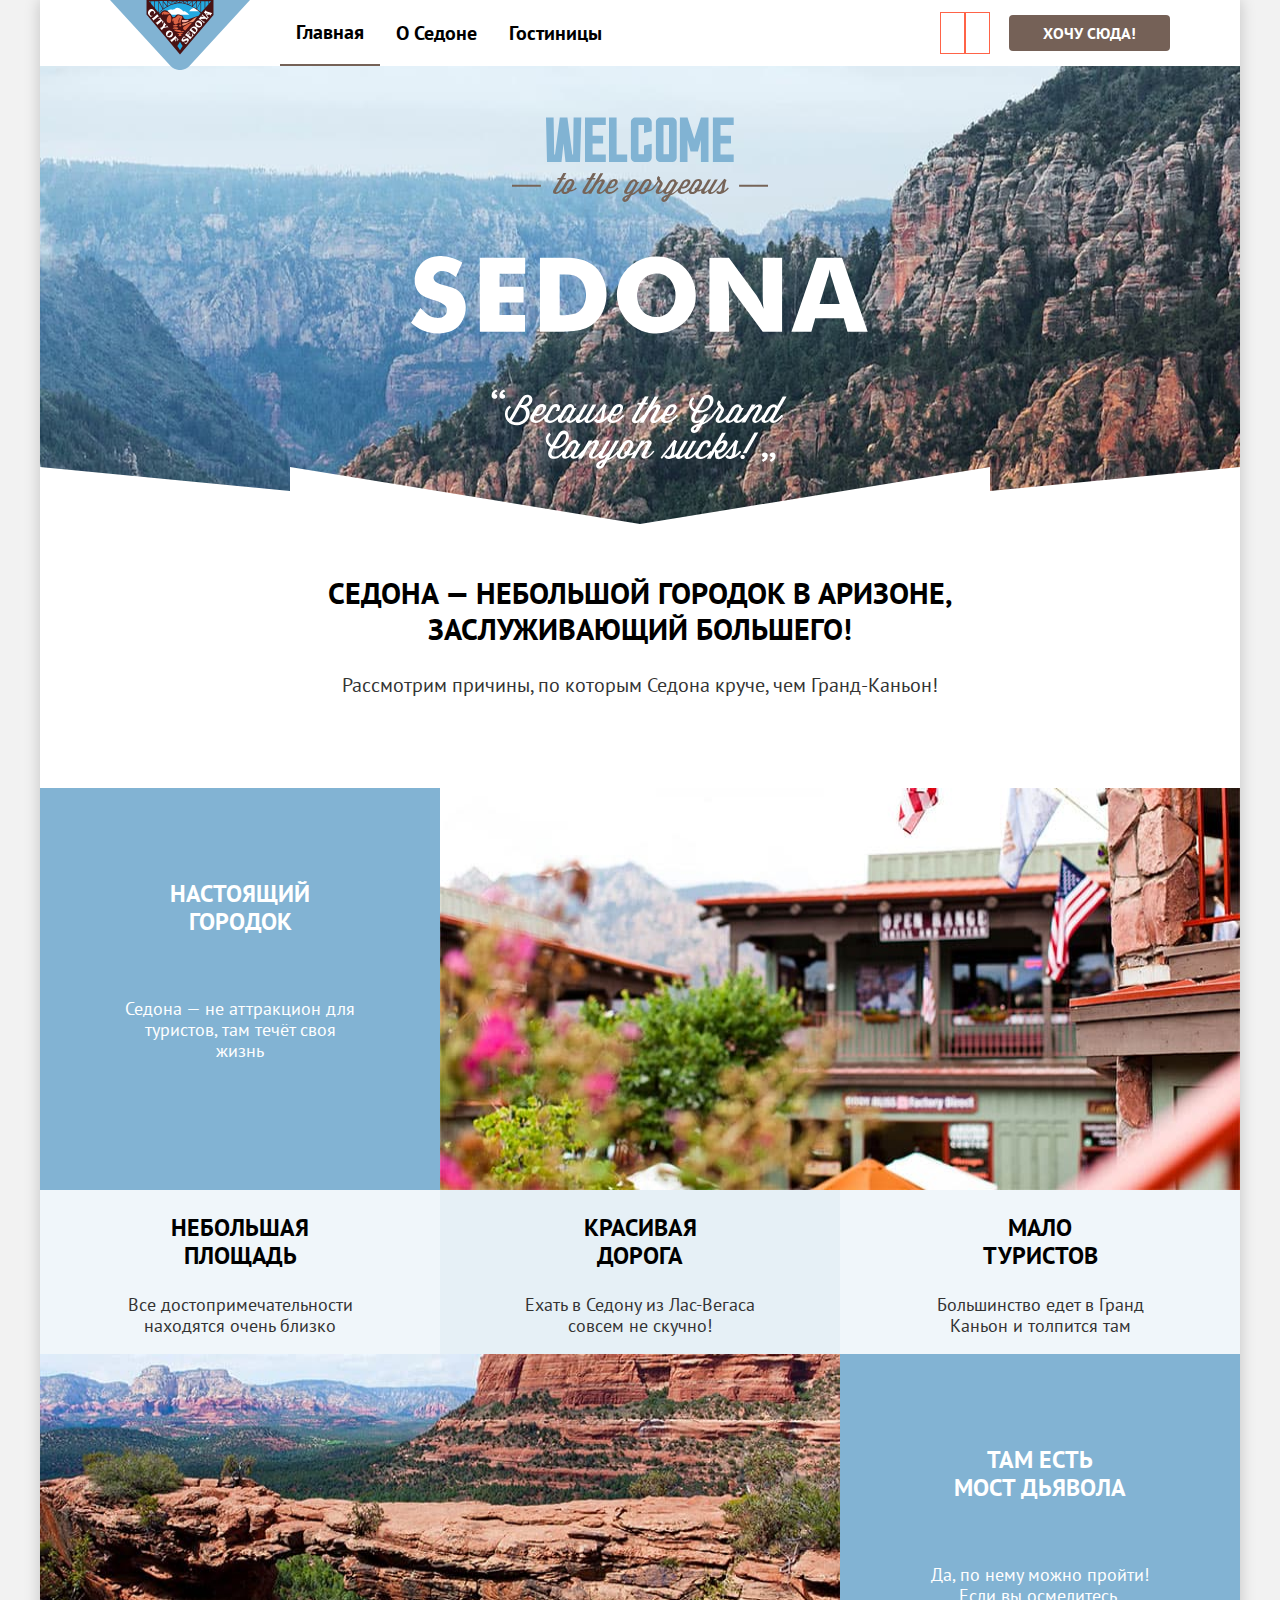
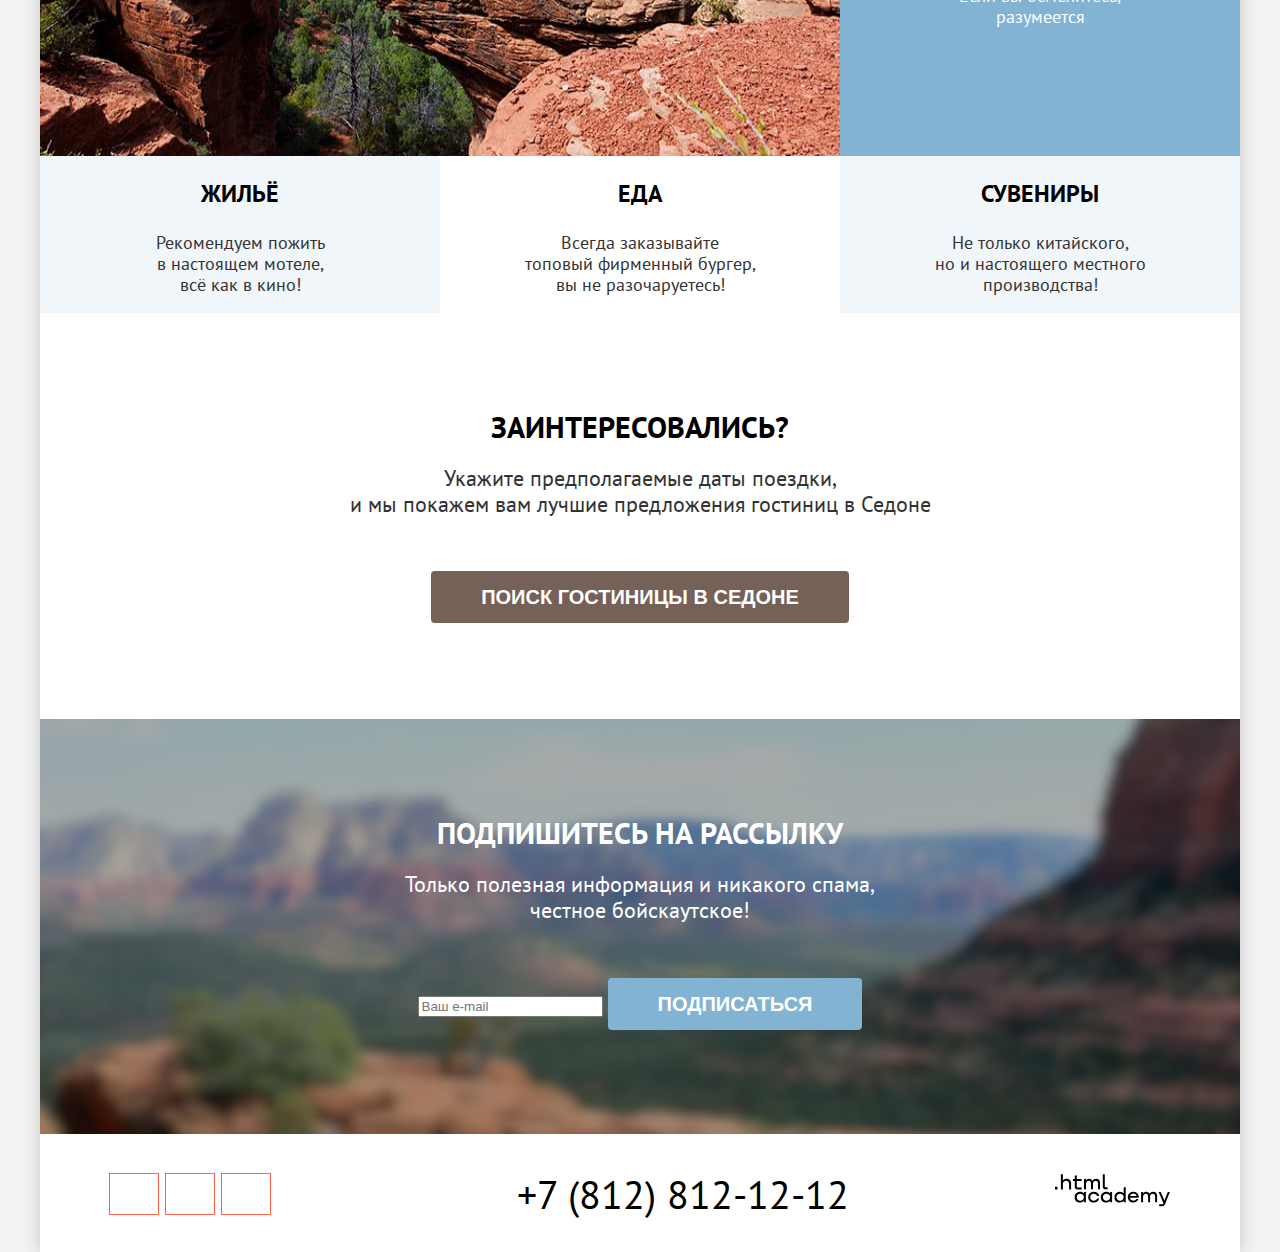
<file: index.html>
<!DOCTYPE html>
<html lang="ru">

  <head>
    <meta charset="utf-8">
    <title>HTML Academy: Седона</title>
    <link rel="stylesheet" href="styles/styles.css">
    <link rel="icon" href="favicon.ico">
    <link rel="icon" type="image/png" sizes="32x32" href="images/favicon.png">
  </head>

  <body>
    <div class="page-container">
      <header class="main-header">
        <nav class="navigation">
          <a class="header-logo" href="#">
            <img src="images/logo.svg" width="140" height="70" alt="Логотип Седона.">
          </a>
          <ul class="navigation-list">
            <li class="navigation-item"><a class="navigation-link" href="#" aria-current="page">Главная</a></li>
            <li class="navigation-item"><a class="navigation-link" href="about.html">О Седоне</a></li>
            <li class="navigation-item"><a class="navigation-link" href="catalog.html">Гостиницы</a></li>
          </ul>
          <ul class="navigation-list navigation-user">
            <li class="navigation-user-item"><a class="navigation-link" href="#"><span
                  class="visually-hidden">Поиск</span></a></li>
            <li class="navigation-user-item"><a class="navigation-link" href="#"><span
                  class="visually-hidden">Избранное</span></a></li>
            <li class="navigation-user-item"><a class="button link-button" href="#"><span>Хочу сюда!</span></a></li>
          </ul>
        </nav>
      </header>

      <main class="container">

        <div class=foto-wrapper>
          <img class="welcome-sedona" src="images/welcome.svg" width="458" height="352"
            alt="Welcome to the gorgeous Sedona. Because the Grand Canyon sucks!">
        </div>
        <div class="about-sedona">
          <h2>Седона — небольшой городок в Аризоне,<br>заслуживающий большего!</h2>
          <p> Рассмотрим причины, по которым Седона круче, чем Гранд-Каньон!</p>
        </div>

        <section class="advantages">
          <h2 class="visually-hidden">Преимущества</h2>
          <div class="advantages-flex">
            <div class="advantages-point">
              <p class="advantages-point-title">Настоящий<br>городок</p>
              <p class="advantages-point-text">Седона — не аттракцион для<br> туристов, там течёт своя<br> жизнь</p>
            </div>
            <img class="advantages-picture" src="images/house.jpg" width="800" height="384"
              alt="Седона, красивые дома.">
          </div>

          <ul class="advantages-list">
            <li class="advantages-item">
              <p class="advantages-item-title">Небольшая<br>площадь</p>
              <p>Все достопримечательности<br>находятся очень близко</p>
            </li>
            <li class="advantages-item-road">
              <p class="advantages-item-title">Красивая<br>дорога</p>
              <p>Ехать в Седону из Лас-Вегаса<br>совсем не скучно!</p>
            </li>
            <li class="advantages-item">
              <p class="advantages-item-title">Мало<br>туристов</p>
              <p>Большинство едет в Гранд<br>Каньон и толпится там</p>
            </li>
          </ul>

          <div class="advantages-flex">
            <img class="advantages-picture" src="images/bridge.jpg" width="800" height="384"
              alt="Мост дьявола природного происхождения.">
            <div class="advantages-point">
              <p class="advantages-point-title">Там есть<br>мост дьявола</p>
              <p class="advantages-point-text">Да, по нему можно пройти!<br>Если вы осмелитесь,<br>разумеется</p>
            </div>
          </div>

          <ul class="advantages-list">
            <li class="advantages-item">
              <p class="advantages-item-title">Жильё</p>
              <p>Рекомендуем пожить<br>в настоящем мотеле,<br>всё как в кино!</p>
            </li>
            <li class="advantages-item-food">
              <p class="advantages-item-title">Еда</p>
              <p>Всегда заказывайте<br>топовый фирменный бургер,<br>вы не разочаруетесь!</p>
            </li>
            <li class="advantages-item">
              <p class="advantages-item-title">Сувениры</p>
              <p>Не только китайского,<br>но и настоящего местного<br>производства!</p>
            </li>
          </ul>

        </section>

        <section class="hotel-search">
          <h2 class="visually-hidden">Поиск гостиницы</h2>
          <p class="hotel-search-title">Заинтересовались?</p>
          <p class="hotel-search-info">Укажите предполагаемые даты поездки,<br> и мы покажем вам лучшие предложения
            гостиниц в Седоне</p>
          <button class="button button-search" type="button">Поиск гостиницы в Седоне</button>
        </section>

      </main>

      <footer class="footer">
        <div class="newsletter">
          <h2 class="visually-hidden">Подписка на рассылку</h2>
          <p class="newsletter-title">Подпишитесь на рассылку</p>
          <p class="newsletter-info">Только полезная информация и никакого спама,<br>честное бойскаутское!</p>

          <form class="newsletter-form" action="https://echo.htmlacademy.ru/" method="post">
            <label class="visually-hidden" for="newsletter-email">Email</label>
            <input class="field" placeholder="Ваш e-mail" type="email" name="newsletter-email" id="newsletter-email"
              required>
            <button class="button button-newsletter" type="submit">Подписаться</button>
          </form>
        </div>

        <section class="footer-contacts">
          <h2 class="visually-hidden">Контакты</h2>
          <ul class="social-list">
            <li class="social-item"><a class="social-link" href="https://vk.com/htmlacademy"><span class="visually-hidden">VK</span></a></li>
            <li class="social-item"><a class="social-link" href="https://t.me/htmlacademy"><span class="visually-hidden">Telegram</span></a></li>
            <li class="social-item"><a class="social-link" href="https://www.youtube.com/user/htmlacademyru"><span class="visually-hidden">Youtube</span></a></li>
          </ul>
          <div class="footer-telephone">
            <a class="telephone" href="tel:+78128121212">+7 (812) 812-12-12</a>
          </div>
          <div class="footer-logo">
            <a href="https://htmlacademy.ru"><img src="images/logo-footer.svg" width="115" height="33"
                alt="Логотип html academy."></a>
          </div>
        </section>
      </footer>


      <!---ФОРМА ПОИСКА ГОСТИНИЦЫ-->
      <!--
      <form class="reservation" action="https://echo.htmlacademy.ru" method="post">
        <h2 class="search-title">Поиск гостиницы в седоне</h2>
        <button class="button button-close" type="button">Закрыть</button>
        <p class="reservation-arrival">
          <label class="reservation-arrival-label" for="arrival-date">Дата заезда:</label>
          <input class="reservation-item-input" type="text" id="arrival-date" name="arrival-date"
            placeholder="27 Апреля 2020">
        </p>
        <p class="reservation-status-error">Мы не можем отправить вас в прошлое</p>

        <p class="reservation-departure">
          <label class="reservation-departure-label" for="departure-date">Дата выезда:</label>
          <input class="reservation-item-input" type="text" id="departure-date" name="departure-date"
            placeholder="1 сентября 2023">
        </p>
        <p class="reservation-status">На эти даты есть свободные номера. Пока есть.</p>

        <div class="reservation-item">
          <label class="reservation-item-label" for="adult">Взрослые:</label>
          <button class="button-minus" type="button" id="amount-adult-minus"><span>-</span></button>
          <input class="reservation-item" type="number" min="1" max="10" name="adult" value="2" id="adult">
          <button class="button-plus" type="button" id="amount-adult-plus"><span>+</span></button>

          <label class="reservation-item-label" for="children">Дети:</label>
          <span>i</span>
          <div class="reservation-item-popup">
            <p class="reservation-item-popup">Укажите количество детей, которые будут с вами, возраст которых от 6 до 18
              лет. Дети до 6 лет размещаются бесплатно.</p>
          </div>
          <button class="button-minus" type="button" id="amount-children-minus"><span>-</span></button>
          <input class="reservation-item" type="number" min="0" max="10" name="children" value="2" id="children">
          <button class="button-plus" type="button" id="amount-children-plus"><span>+</span></button>
        </div>
        <button class="button button-form" type="submit">Найти</button>
      </form>
      -->
    </div>
  </body>
</file>
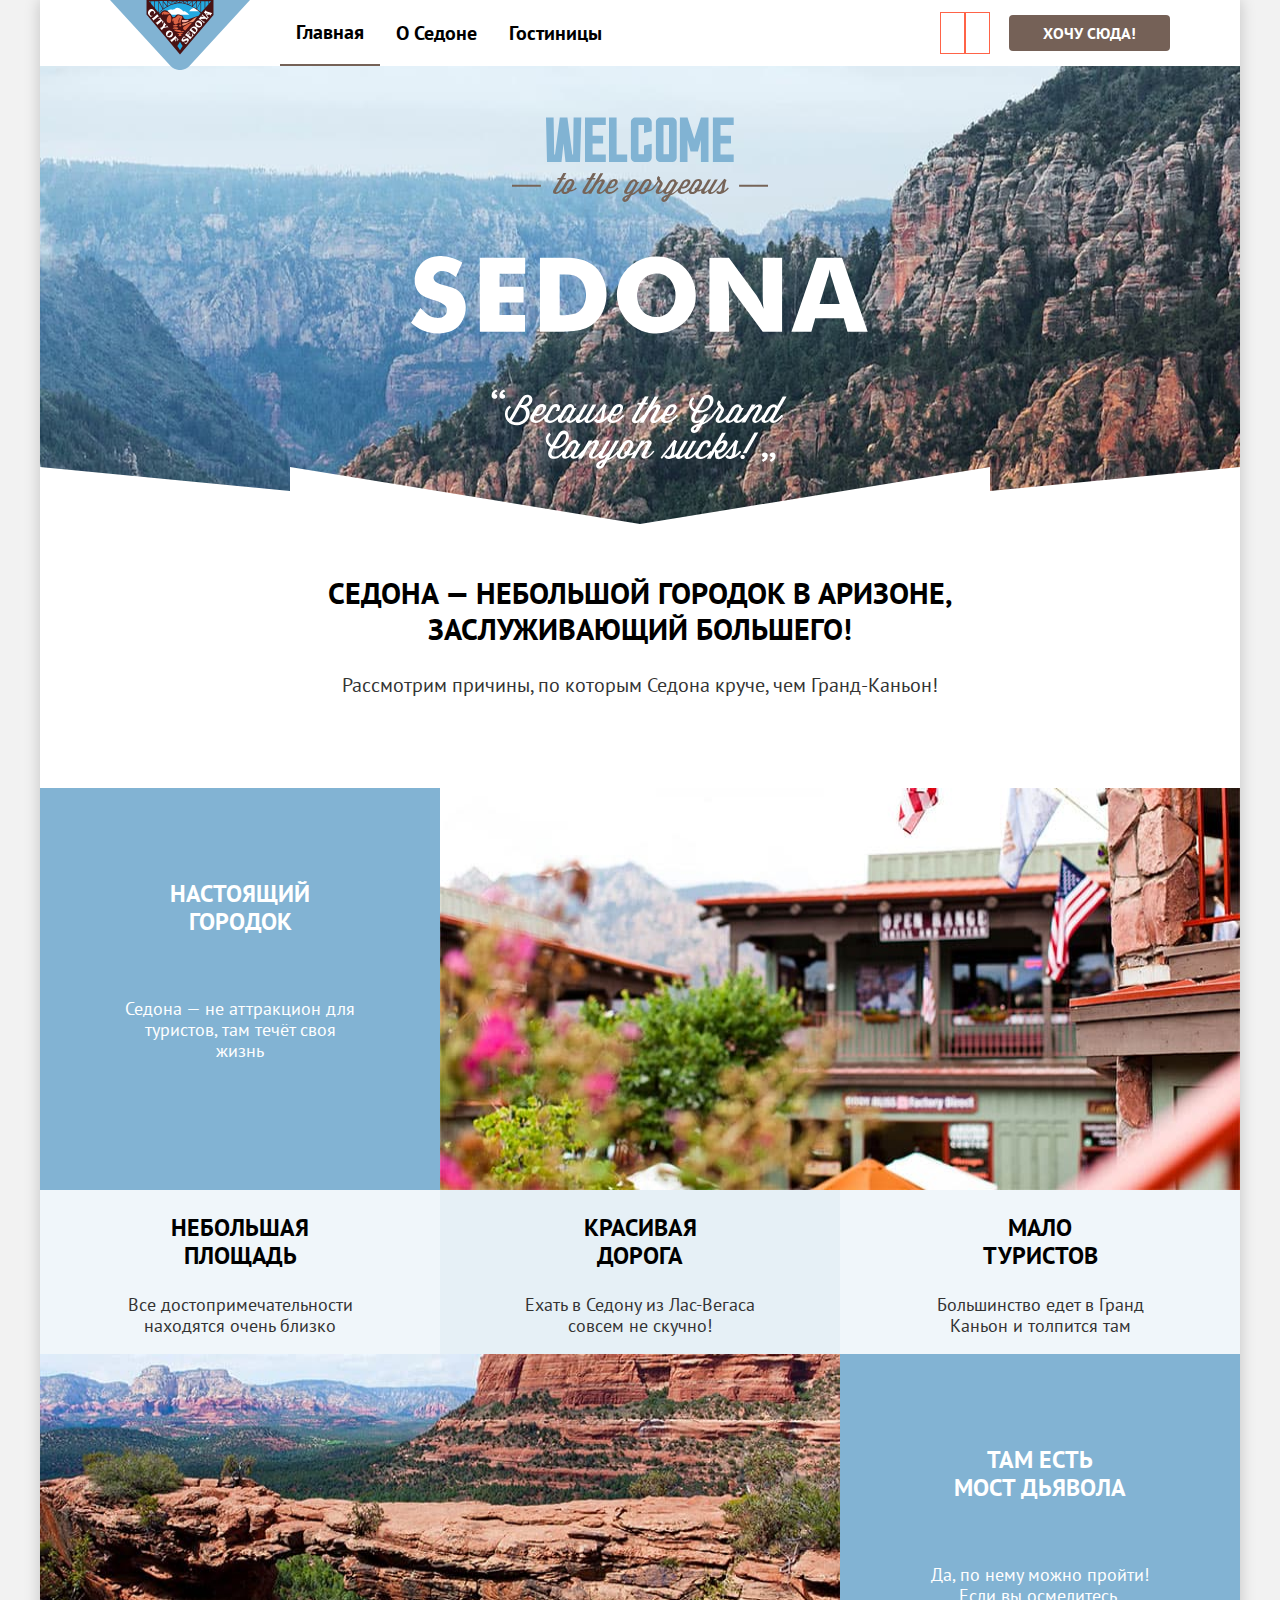
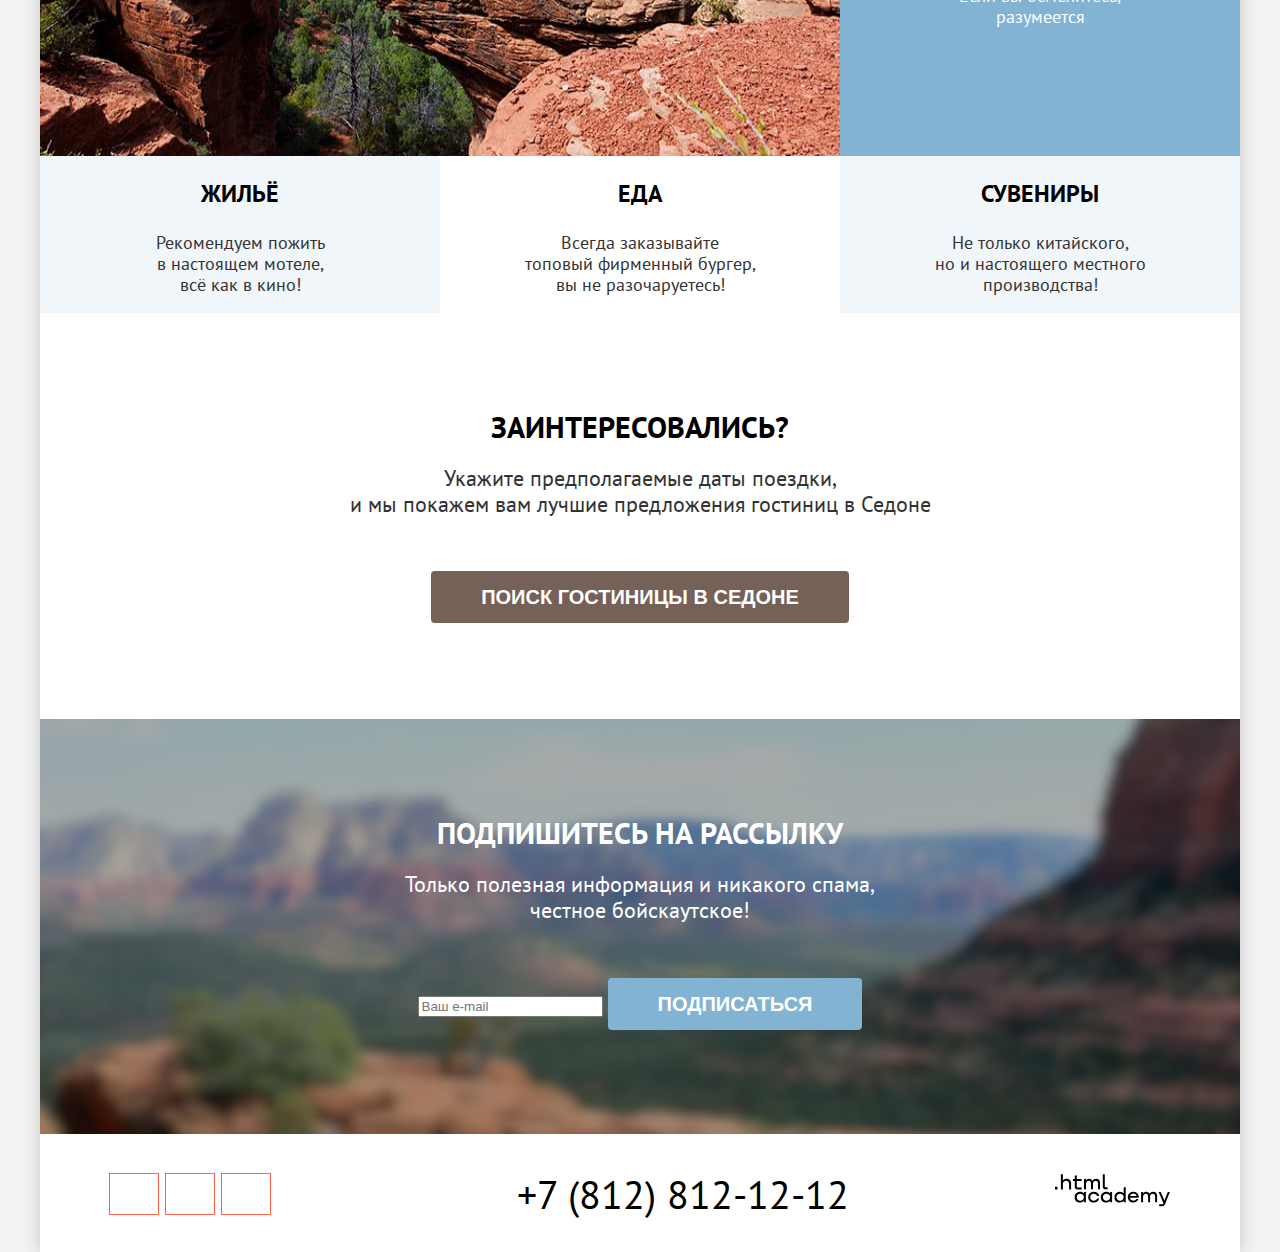
<file: 6/index.html>
<!DOCTYPE html>
<html lang="ru">

  <head>
    <meta charset="utf-8">
    <title>HTML Academy: Седона</title>
    <link rel="stylesheet" href="styles/styles.css">
    <link rel="icon" href="favicon.ico">
    <link rel="icon" type="image/png" sizes="32x32" href="images/favicon.png">
    <base href="https://htmlacademy-htmlcss.github.io/1817947-sedona-35/6/">
</head>

  <body>
    <div class="page-container">
      <header class="main-header">
        <nav class="navigation">
          <a class="header-logo" href="#">
            <img src="images/logo.svg" width="140" height="70" alt="Логотип Седона.">
          </a>
          <ul class="navigation-list">
            <li class="navigation-item"><a class="navigation-link" href="#" aria-current="page">Главная</a></li>
            <li class="navigation-item"><a class="navigation-link" href="about.html">О Седоне</a></li>
            <li class="navigation-item"><a class="navigation-link" href="catalog.html">Гостиницы</a></li>
          </ul>
          <ul class="navigation-list navigation-user">
            <li class="navigation-user-item"><a class="navigation-link" href="#"><span
                  class="visually-hidden">Поиск</span></a></li>
            <li class="navigation-user-item"><a class="navigation-link" href="#"><span
                  class="visually-hidden">Избранное</span></a></li>
            <li class="navigation-user-item"><a class="button link-button" href="#"><span>Хочу сюда!</span></a></li>
          </ul>
        </nav>
      </header>

      <main class="container">

        <div class=foto-wrapper>
          <img class="welcome-sedona" src="images/welcome.svg" width="458" height="352"
            alt="Welcome to the gorgeous Sedona. Because the Grand Canyon sucks!">
        </div>
        <div class="about-sedona">
          <h2>Седона — небольшой городок в Аризоне,<br>заслуживающий большего!</h2>
          <p> Рассмотрим причины, по которым Седона круче, чем Гранд-Каньон!</p>
        </div>

        <section class="advantages">
          <h2 class="visually-hidden">Преимущества</h2>
          <div class="advantages-flex">
            <div class="advantages-point">
              <p class="advantages-point-title">Настоящий<br>городок</p>
              <p class="advantages-point-text">Седона — не аттракцион для<br> туристов, там течёт своя<br> жизнь</p>
            </div>
            <img class="advantages-picture" src="images/house.jpg" width="800" height="384"
              alt="Седона, красивые дома.">
          </div>

          <ul class="advantages-list">
            <li class="advantages-item">
              <p class="advantages-item-title">Небольшая<br>площадь</p>
              <p>Все достопримечательности<br>находятся очень близко</p>
            </li>
            <li class="advantages-item-road">
              <p class="advantages-item-title">Красивая<br>дорога</p>
              <p>Ехать в Седону из Лас-Вегаса<br>совсем не скучно!</p>
            </li>
            <li class="advantages-item">
              <p class="advantages-item-title">Мало<br>туристов</p>
              <p>Большинство едет в Гранд<br>Каньон и толпится там</p>
            </li>
          </ul>

          <div class="advantages-flex">
            <img class="advantages-picture" src="images/bridge.jpg" width="800" height="384"
              alt="Мост дьявола природного происхождения.">
            <div class="advantages-point">
              <p class="advantages-point-title">Там есть<br>мост дьявола</p>
              <p class="advantages-point-text">Да, по нему можно пройти!<br>Если вы осмелитесь,<br>разумеется</p>
            </div>
          </div>

          <ul class="advantages-list">
            <li class="advantages-item">
              <p class="advantages-item-title">Жильё</p>
              <p>Рекомендуем пожить<br>в настоящем мотеле,<br>всё как в кино!</p>
            </li>
            <li class="advantages-item-food">
              <p class="advantages-item-title">Еда</p>
              <p>Всегда заказывайте<br>топовый фирменный бургер,<br>вы не разочаруетесь!</p>
            </li>
            <li class="advantages-item">
              <p class="advantages-item-title">Сувениры</p>
              <p>Не только китайского,<br>но и настоящего местного<br>производства!</p>
            </li>
          </ul>

        </section>

        <section class="hotel-search">
          <h2 class="visually-hidden">Поиск гостиницы</h2>
          <p class="hotel-search-title">Заинтересовались?</p>
          <p class="hotel-search-info">Укажите предполагаемые даты поездки,<br> и мы покажем вам лучшие предложения
            гостиниц в Седоне</p>
          <button class="button button-search" type="button">Поиск гостиницы в Седоне</button>
        </section>

      </main>

      <footer class="footer">
        <div class="newsletter">
          <h2 class="visually-hidden">Подписка на рассылку</h2>
          <p class="newsletter-title">Подпишитесь на рассылку</p>
          <p class="newsletter-info">Только полезная информация и никакого спама,<br>честное бойскаутское!</p>

          <form class="newsletter-form" action="https://echo.htmlacademy.ru/" method="post">
            <label class="visually-hidden" for="newsletter-email">Email</label>
            <input class="field" placeholder="Ваш e-mail" type="email" name="newsletter-email" id="newsletter-email"
              required>
            <button class="button button-newsletter" type="submit">Подписаться</button>
          </form>
        </div>

        <section class="footer-contacts">
          <h2 class="visually-hidden">Контакты</h2>
          <ul class="social-list">
            <li class="social-item"><a class="social-link" href="https://vk.com/htmlacademy"><span class="visually-hidden">VK</span></a></li>
            <li class="social-item"><a class="social-link" href="https://t.me/htmlacademy"><span class="visually-hidden">Telegram</span></a></li>
            <li class="social-item"><a class="social-link" href="https://www.youtube.com/user/htmlacademyru"><span class="visually-hidden">Youtube</span></a></li>
          </ul>
          <div class="footer-telephone">
            <a class="telephone" href="tel:+78128121212">+7 (812) 812-12-12</a>
          </div>
          <div class="footer-logo">
            <a href="https://htmlacademy.ru"><img src="images/logo-footer.svg" width="115" height="33"
                alt="Логотип html academy."></a>
          </div>
        </section>
      </footer>


      <!---ФОРМА ПОИСКА ГОСТИНИЦЫ-->
      <!--
      <form class="reservation" action="https://echo.htmlacademy.ru" method="post">
        <h2 class="search-title">Поиск гостиницы в седоне</h2>
        <button class="button button-close" type="button">Закрыть</button>
        <p class="reservation-arrival">
          <label class="reservation-arrival-label" for="arrival-date">Дата заезда:</label>
          <input class="reservation-item-input" type="text" id="arrival-date" name="arrival-date"
            placeholder="27 Апреля 2020">
        </p>
        <p class="reservation-status-error">Мы не можем отправить вас в прошлое</p>

        <p class="reservation-departure">
          <label class="reservation-departure-label" for="departure-date">Дата выезда:</label>
          <input class="reservation-item-input" type="text" id="departure-date" name="departure-date"
            placeholder="1 сентября 2023">
        </p>
        <p class="reservation-status">На эти даты есть свободные номера. Пока есть.</p>

        <div class="reservation-item">
          <label class="reservation-item-label" for="adult">Взрослые:</label>
          <button class="button-minus" type="button" id="amount-adult-minus"><span>-</span></button>
          <input class="reservation-item" type="number" min="1" max="10" name="adult" value="2" id="adult">
          <button class="button-plus" type="button" id="amount-adult-plus"><span>+</span></button>

          <label class="reservation-item-label" for="children">Дети:</label>
          <span>i</span>
          <div class="reservation-item-popup">
            <p class="reservation-item-popup">Укажите количество детей, которые будут с вами, возраст которых от 6 до 18
              лет. Дети до 6 лет размещаются бесплатно.</p>
          </div>
          <button class="button-minus" type="button" id="amount-children-minus"><span>-</span></button>
          <input class="reservation-item" type="number" min="0" max="10" name="children" value="2" id="children">
          <button class="button-plus" type="button" id="amount-children-plus"><span>+</span></button>
        </div>
        <button class="button button-form" type="submit">Найти</button>
      </form>
      -->
    </div>
  </body>
</file>
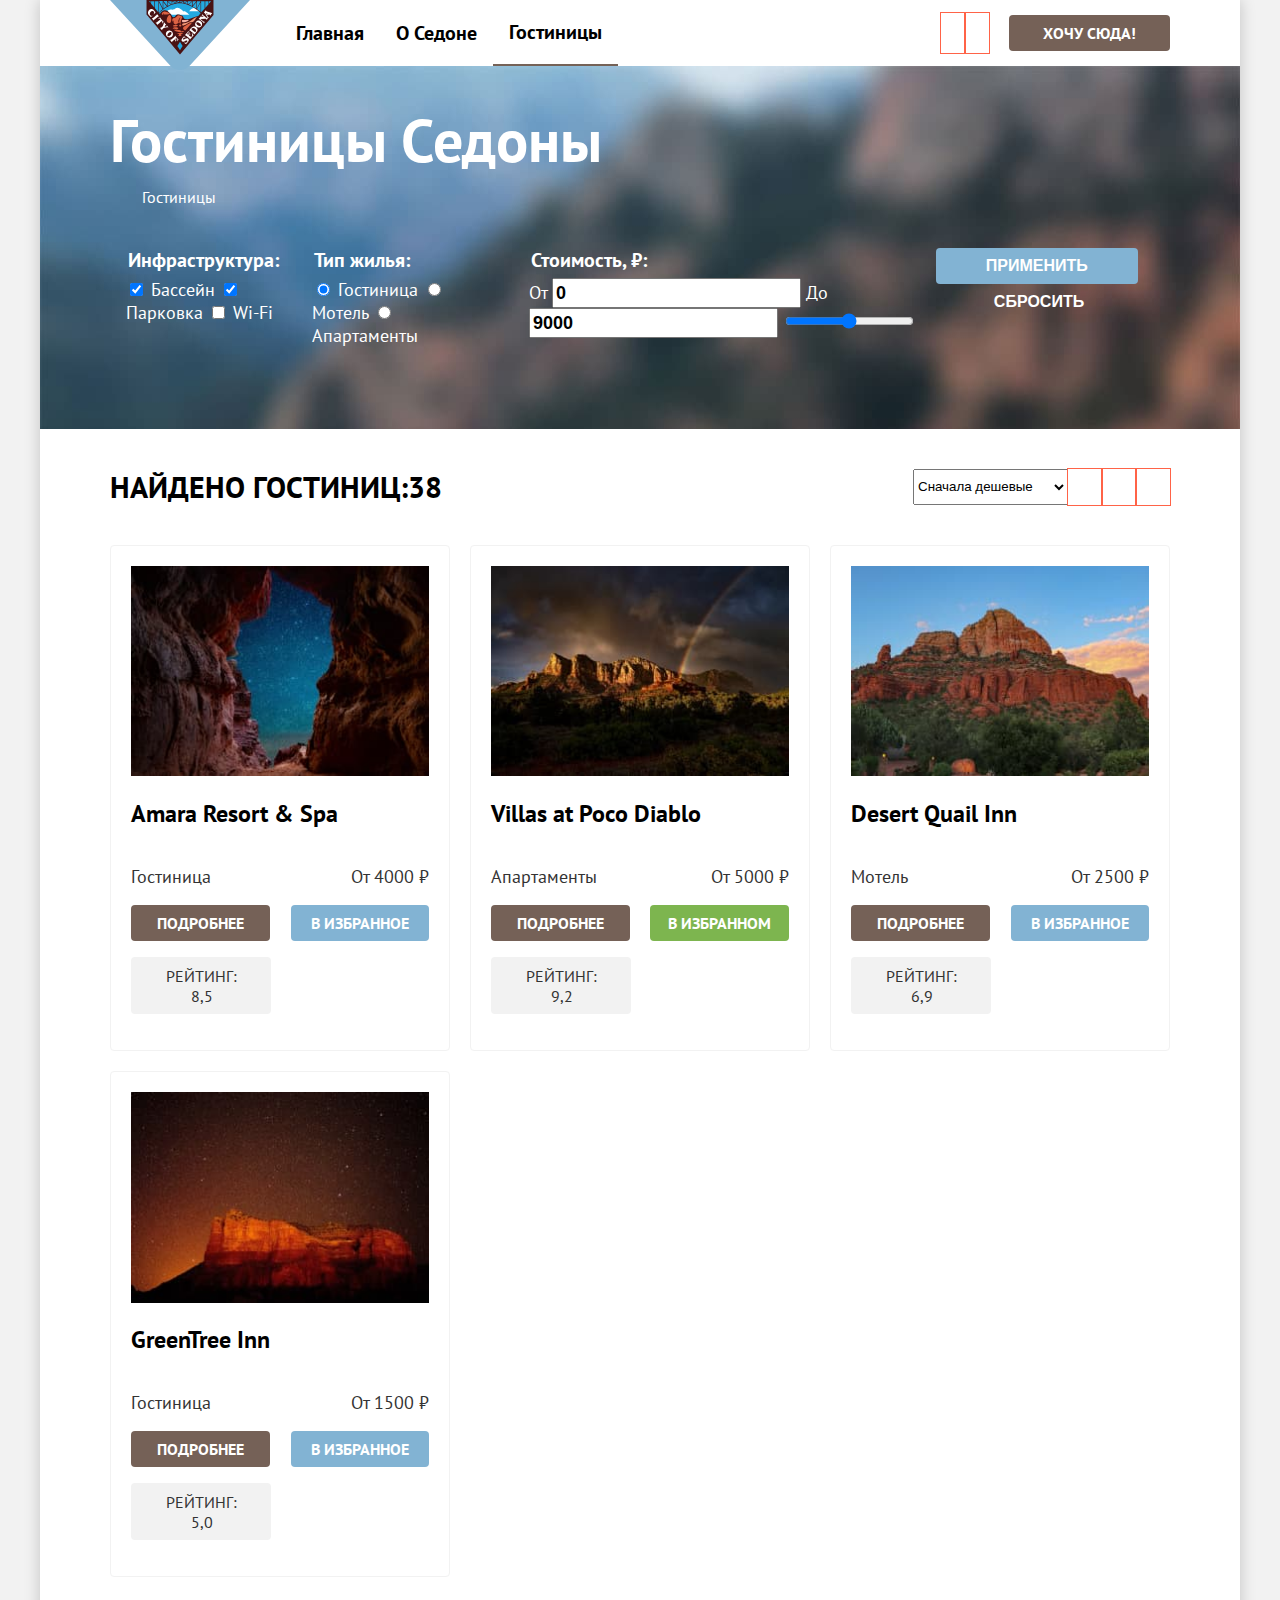
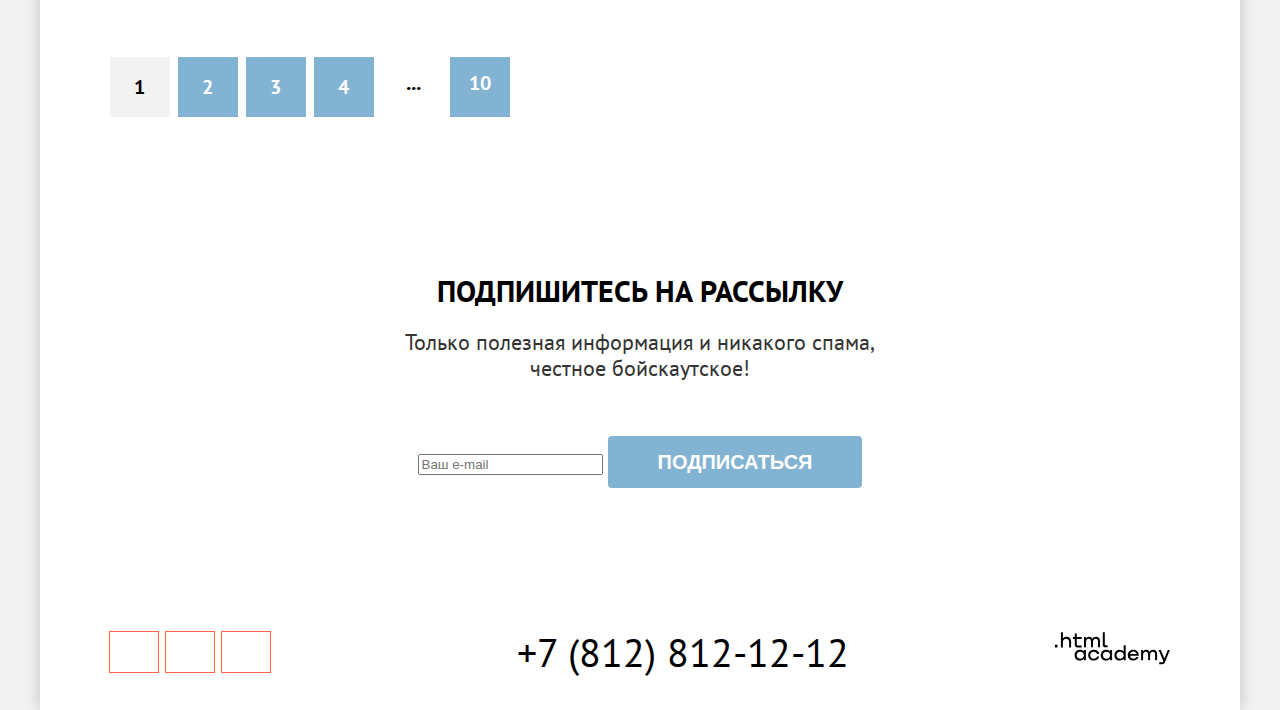
<file: catalog.html>
<!DOCTYPE html>
<html lang="ru">

  <head>
    <meta charset="utf-8">
    <title>Каталог отелей Седона</title>
    <link rel="stylesheet" href="styles/styles.css">
    <link rel="icon" href="favicon.ico">
    <link rel="icon" type="image/png" sizes="32x32" href="images/favicon.png">
  </head>

  <body>
    <div class="page-container">
      <header class="main-header">
        <nav class="navigation">
          <a class="header-logo" href="index.html">
            <img src="images/logo.svg" width="140" height="70" alt="Логотип Седона.">
          </a>
          <ul class="navigation-list">
            <li class="navigation-item"><a class="navigation-link" href="index.html">Главная</a></li>
            <li class="navigation-item"><a class="navigation-link" href="about.html">О Седоне</a></li>
            <li class="navigation-item"><a class="navigation-link" href="#" aria-current="page">Гостиницы</a></li>
          </ul>
          <ul class="navigation-list navigation-user">
            <li class="navigation-user-item"><a class="navigation-link" href="#"><span
                  class="visually-hidden">Поиск</span></a></li>
            <li class="navigation-user-item"><a class="navigation-link" href="#"><span
                  class="visually-hidden">Избранное</span></a></li>
            <li class="navigation-user-item"><a class="button link-button" href="#"><span>Хочу сюда!</span></a></li>
          </ul>
        </nav>
      </header>

      <main class="container">
        <section class="search-form">
          <div class="form-wrapper">
            <h1 class="search-form-title">Гостиницы Седоны</h1>
            <ul class="breadcrumbs">
              <li class="breadcrumbs-item">
                <a href="index.html"><span class="visually-hidden">Главная</span></a>
              </li>
              <li class="breadcrumbs-item">Гостиницы</li>
            </ul>

            <h2 class="visually-hidden">Фильтры</h2>
            <form class="search-catalog" action="https://echo.htmlacademy.ru" method="get">
              <fieldset class="search-infrastructure">
                <legend class="search-legend">Инфраструктура:</legend>
                <input type="checkbox" name="pool" id="pool" checked>
                <label for="pool">Бассейн</label>
                <input type="checkbox" name="parking" id="parking" checked>
                <label for="parking">Парковка</label>
                <input type="checkbox" name="wifi" id="wifi">
                <label for="wifi">Wi-Fi</label>
              </fieldset>

              <fieldset class="search-housing">
                <legend class="search-legend">Тип жилья:</legend>
                <input type="radio" name="hotel" id="hotel" checked>
                <label for="hotel">Гостиница</label>
                <input type="radio" name="motel" id="motel">
                <label for="motel">Мотель</label>
                <input type="radio" name="appartments" id="appartments">
                <label for="appartments">Апартаменты</label>
              </fieldset>

              <fieldset class="search-price">
                <legend class="search-legend">Стоимость, ₽:</legend>
                <label for="min-price">От</label>
                <input class="search-input" type="text" name="min-price" id="min-price" value="0">
                <label for="max-price">До</label>
                <input class="search-input" type="text" name="max-price" id="max-price" value="9000">
                <input class="search-range" type="range" name="range" id="range" min="0" max="10000">
              </fieldset>

              <div class="button-wrapper">
                <button class="button button-submit" type="submit">Применить</button>
                <button class="button button-reset" type="button">Сбросить</button>
              </div>

            </form>
          </div>
        </section>

        <section class="sorting">
          <h2 class="visually-hidden">Сортировка</h2>
          <p class="filter-search">Найдено гостиниц:38</p>
          <label class="visually-hidden" for="sorting">Сортировка</label>
          <div class="sorting-link-cards">
            <select class="select-control" id="sorting" name="sorting">
              <option value="cheap">Сначала дешевые</option>
              <option value="expensive">Сначала дорогие</option>
              <option value="popular">Сначала популярные</option>
            </select>
            <a class="sorting-link" href="#"><span class="visually-hidden">Показать карточки</span></a>
            <a class="sorting-link" href="#"><span class="visually-hidden">Показать один элемент</span></a>
            <a class="sorting-link" href="#"><span class="visually-hidden">Показать список</span></a>
          </div>
        </section>

        <section class="search-result">
          <h2 class="visually-hidden">Результаты поиска</h2>
          <ul class="hotel-list">
            <li class="hotel">
              <div>
                <a class="product-card-link" href="#">
                  <img class="hotel-image" src="images/hotel-1.jpg" width="300" height="212"
                    alt="Изображение гостиницы Amara Resort & Spa.">
                  <h2 class="product-card-title">Amara Resort & Spa</h2>
                </a>
                <div class="hotel-card-info">
                  <p>Гостиница</p>
                  <p>От 4000 ₽</p>
                </div>
                <div class="hotel-buttons">
                  <a class="button button-details" href="#">Подробнее</a>
                  <a class="button button-booking" href="#">В Избранное</a>
                </div>
              </div>
              <div>
                <p class="hotel-rating">Рейтинг: <span>8,5</span></p>
              </div>
            </li>

            <li class="hotel">
              <div>
                <a class="product-card-link" href="#">
                  <img class="hotel-image" src="images/hotel-2.jpg" width="300" height="212"
                    alt="Изображение апартаментов Villas at Poco Diablo.">
                  <h2 class="product-card-title">Villas at Poco Diablo</h2>
                </a>
                <div class="hotel-card-info">
                  <p>Апартаменты</p>
                  <p>От 5000 ₽</p>
                </div>
                <div class="hotel-buttons">
                  <a class="button button-details" href="#">Подробнее</a>
                  <a class="button button-saved" href="#">В Избранном</a>
                </div>
              </div>
              <div>
                <p class="hotel-rating">Рейтинг: <span>9,2</span></p>
              </div>
            </li>

            <li class="hotel">
              <div>
                <a class="product-card-link" href="#">
                  <img class="hotel-image" src="images/hotel-3.jpg" width="300" height="212"
                    alt="Изображение мотеля Desert Quail Inn.">
                  <h2 class="product-card-title">Desert Quail Inn</h2>
                </a>
                <div class="hotel-card-info">
                  <p>Мотель</p>
                  <p>От 2500 ₽</p>
                </div>
                <div class="hotel-buttons">
                  <a class="button button-details" href="#">Подробнее</a>
                  <a class="button button-booking" href="#">В Избранное</a>
                </div>
              </div>
              <div>
                <p class="hotel-rating">Рейтинг: <span>6,9</span></p>
              </div>
            </li>

            <li class="hotel">
              <div>
                <a class="product-card-link" href="#">
                  <img class="hotel-image" src="images/hotel-4.jpg" width="300" height="212"
                    alt="Изображение гостиницы GreenTree Inn.">
                  <h2 class="product-card-title">GreenTree Inn</h2>
                </a>
                <div class="hotel-card-info">
                  <p>Гостиница</p>
                  <p>От 1500 ₽</p>
                </div>
                <div class="hotel-buttons">
                  <a class="button button-details" href="#">Подробнее</a>
                  <a class="button button-booking" href="#">В Избранное</a>
                </div>
              </div>
              <div>
                <p class="hotel-rating">Рейтинг: <span>5,0</span></p>
              </div>
            </li>
          </ul>
        </section>

        <section class="load-more">
          <h2 class="visually-hidden">Больше результатов поиска</h2>
          <ul class="pagination">
            <li class="pagination-item">
              <a class="pagination-link page-current">1</a>
            </li>
            <li class="pagination-item">
              <a class="pagination-link" href="#">2</a>
            </li>
            <li class="pagination-item">
              <a class="pagination-link" href="#">3</a>
            </li>
            <li class="pagination-item">
              <a class="pagination-link" href="#">4</a>
            </li>
            <li class="pagination-item">
              <a class="pagination-link page-next" href="#">...</a>
            </li>
            <li class="pagination-item">
              <a class="pagination-link last-link" href="#">10</a>
            </li>
          </ul>

        </section>
      </main>

      <footer class="footer">
        <div class="newsletter catalog-newsletter">
          <h2 class="visually-hidden">Подписка на рассылку</h2>
          <p class="newsletter-title title-catalog">Подпишитесь на рассылку</p>
          <p class="newsletter-info info-catalog">Только полезная информация и никакого спама,<br>честное бойскаутское!
          </p>


          <form class="newsletter-form" action="https://echo.htmlacademy.ru/" method="post">
            <label class="visually-hidden" for="newsletter-email">Email</label>
            <input class="field" placeholder="Ваш e-mail" type="email" name="newsletter-email" id="newsletter-email"
              required>
            <button class="button button-newsletter" type="submit">Подписаться</button>
          </form>
        </div>

        <section class="footer-contacts">
          <h2 class="visually-hidden">Контакты</h2>
          <ul class="social-list">
            <li class="social-item"><a class="social-twitter" href="https://vk.com/htmlacademy"><span
                  class="visually-hidden">VK</span></a></li>
            <li class="social-item"><a class="social-facebook" href="https://t.me/htmlacademy"><span
                  class="visually-hidden">Telegram</span></a></li>
            <li class="social-item"><a class="social-youtube"
                href="https://www.youtube.com/user/htmlacademyru"><span class="visually-hidden">Youtube</span></a></li>
          </ul>
          <div class="footer-telephone">
            <a class="telephone" href="tel:+78128121212">+7 (812) 812-12-12</a>
          </div>
          <div class="footer-logo">
            <a href="https://htmlacademy.ru"><img src="images/logo-footer.svg" width="115" height="33"
                alt="Логотип html academy."></a>
          </div>
        </section>
      </footer>
    </div>
  </body>

</html>
</file>
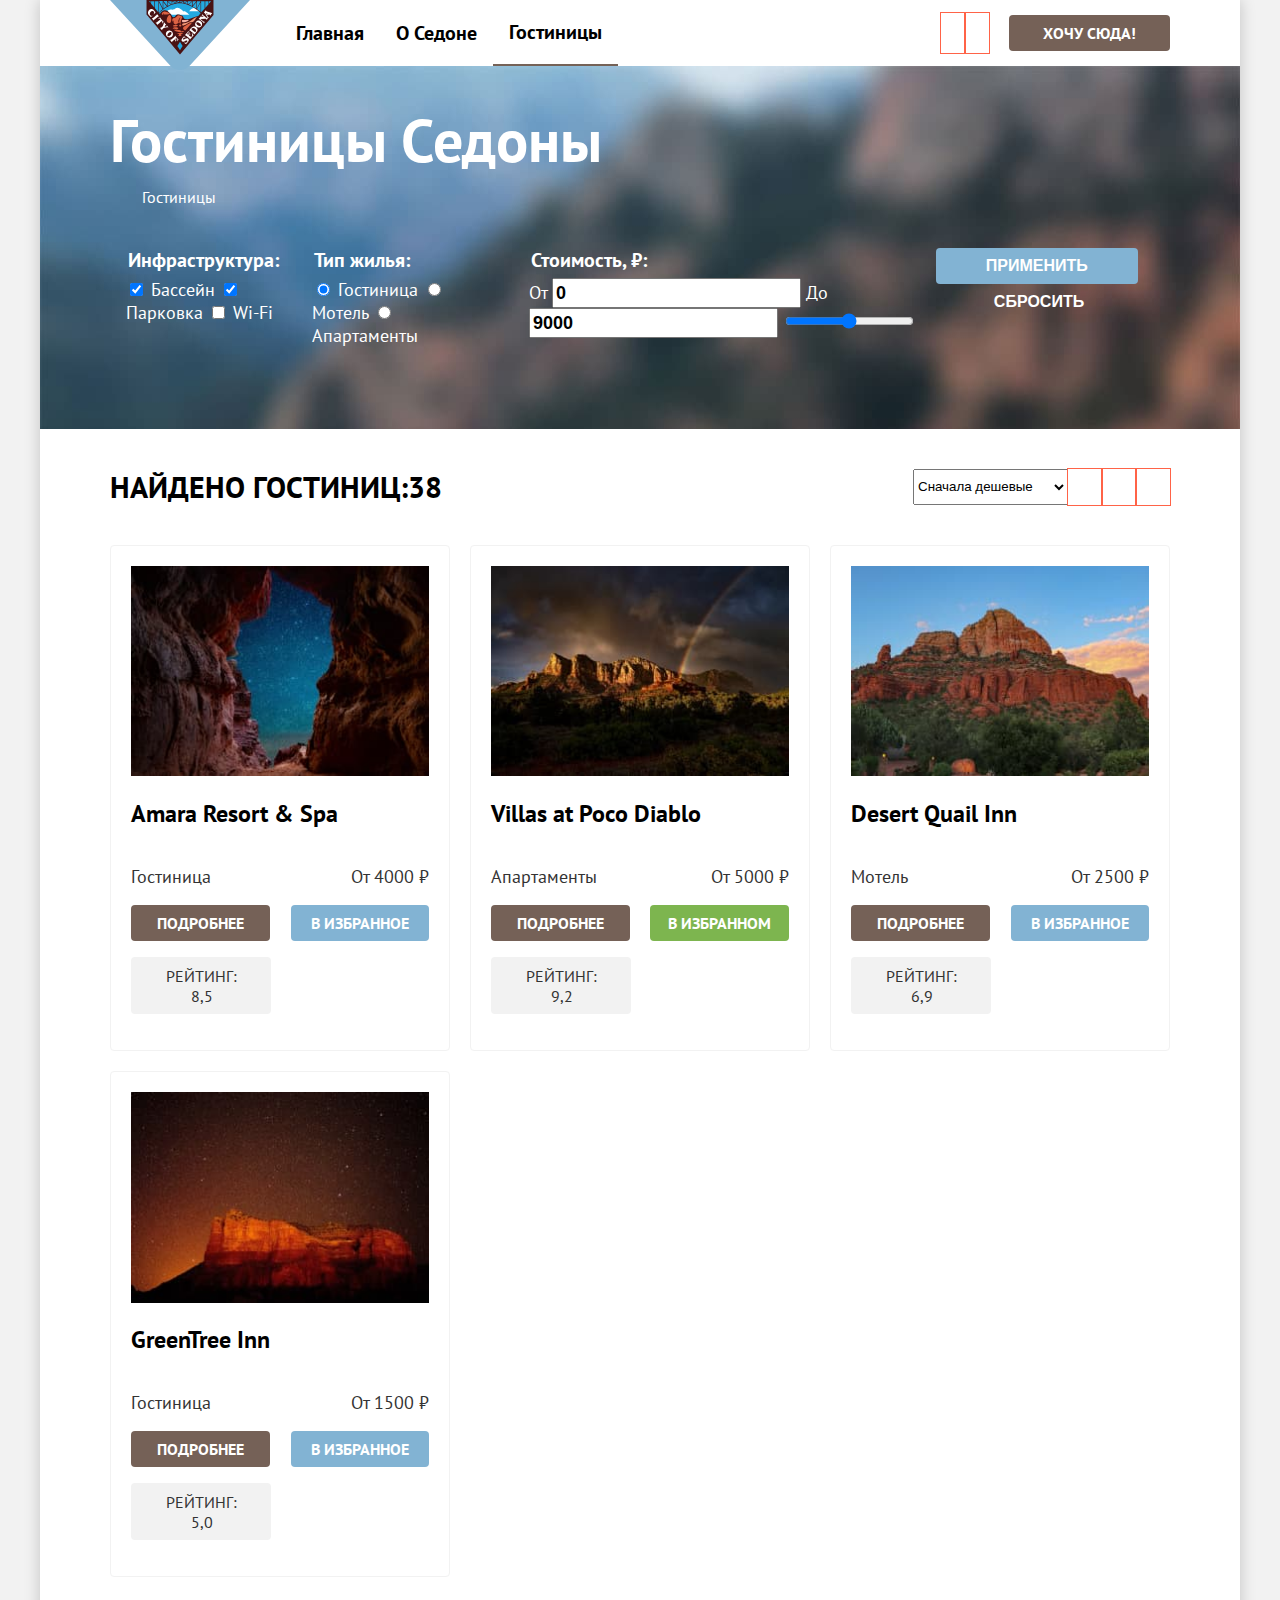
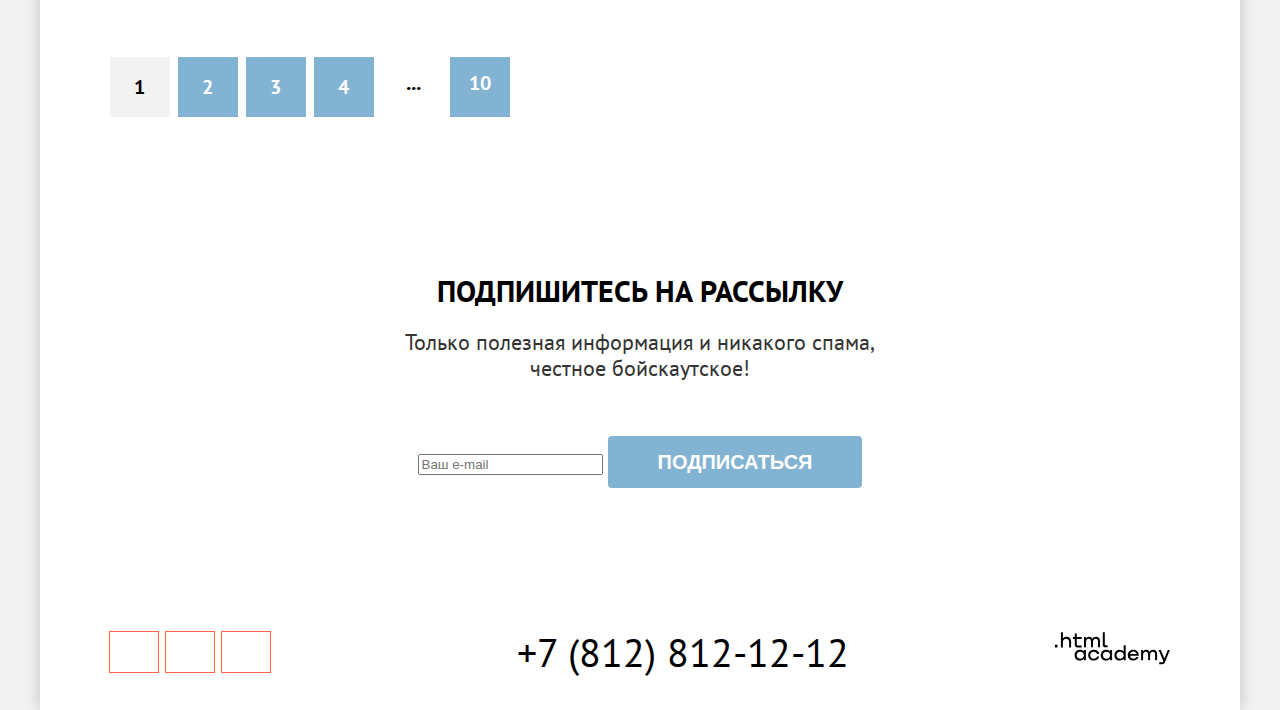
<file: 6/catalog.html>
<!DOCTYPE html>
<html lang="ru">

  <head>
    <meta charset="utf-8">
    <title>Каталог отелей Седона</title>
    <link rel="stylesheet" href="styles/styles.css">
    <link rel="icon" href="favicon.ico">
    <link rel="icon" type="image/png" sizes="32x32" href="images/favicon.png">
    <base href="https://htmlacademy-htmlcss.github.io/1817947-sedona-35/6/">
</head>

  <body>
    <div class="page-container">
      <header class="main-header">
        <nav class="navigation">
          <a class="header-logo" href="index.html">
            <img src="images/logo.svg" width="140" height="70" alt="Логотип Седона.">
          </a>
          <ul class="navigation-list">
            <li class="navigation-item"><a class="navigation-link" href="index.html">Главная</a></li>
            <li class="navigation-item"><a class="navigation-link" href="about.html">О Седоне</a></li>
            <li class="navigation-item"><a class="navigation-link" href="#" aria-current="page">Гостиницы</a></li>
          </ul>
          <ul class="navigation-list navigation-user">
            <li class="navigation-user-item"><a class="navigation-link" href="#"><span
                  class="visually-hidden">Поиск</span></a></li>
            <li class="navigation-user-item"><a class="navigation-link" href="#"><span
                  class="visually-hidden">Избранное</span></a></li>
            <li class="navigation-user-item"><a class="button link-button" href="#"><span>Хочу сюда!</span></a></li>
          </ul>
        </nav>
      </header>

      <main class="container">
        <section class="search-form">
          <div class="form-wrapper">
            <h1 class="search-form-title">Гостиницы Седоны</h1>
            <ul class="breadcrumbs">
              <li class="breadcrumbs-item">
                <a href="index.html"><span class="visually-hidden">Главная</span></a>
              </li>
              <li class="breadcrumbs-item">Гостиницы</li>
            </ul>

            <h2 class="visually-hidden">Фильтры</h2>
            <form class="search-catalog" action="https://echo.htmlacademy.ru" method="get">
              <fieldset class="search-infrastructure">
                <legend class="search-legend">Инфраструктура:</legend>
                <input type="checkbox" name="pool" id="pool" checked>
                <label for="pool">Бассейн</label>
                <input type="checkbox" name="parking" id="parking" checked>
                <label for="parking">Парковка</label>
                <input type="checkbox" name="wifi" id="wifi">
                <label for="wifi">Wi-Fi</label>
              </fieldset>

              <fieldset class="search-housing">
                <legend class="search-legend">Тип жилья:</legend>
                <input type="radio" name="hotel" id="hotel" checked>
                <label for="hotel">Гостиница</label>
                <input type="radio" name="motel" id="motel">
                <label for="motel">Мотель</label>
                <input type="radio" name="appartments" id="appartments">
                <label for="appartments">Апартаменты</label>
              </fieldset>

              <fieldset class="search-price">
                <legend class="search-legend">Стоимость, ₽:</legend>
                <label for="min-price">От</label>
                <input class="search-input" type="text" name="min-price" id="min-price" value="0">
                <label for="max-price">До</label>
                <input class="search-input" type="text" name="max-price" id="max-price" value="9000">
                <input class="search-range" type="range" name="range" id="range" min="0" max="10000">
              </fieldset>

              <div class="button-wrapper">
                <button class="button button-submit" type="submit">Применить</button>
                <button class="button button-reset" type="button">Сбросить</button>
              </div>

            </form>
          </div>
        </section>

        <section class="sorting">
          <h2 class="visually-hidden">Сортировка</h2>
          <p class="filter-search">Найдено гостиниц:38</p>
          <label class="visually-hidden" for="sorting">Сортировка</label>
          <div class="sorting-link-cards">
            <select class="select-control" id="sorting" name="sorting">
              <option value="cheap">Сначала дешевые</option>
              <option value="expensive">Сначала дорогие</option>
              <option value="popular">Сначала популярные</option>
            </select>
            <a class="sorting-link" href="#"><span class="visually-hidden">Показать карточки</span></a>
            <a class="sorting-link" href="#"><span class="visually-hidden">Показать один элемент</span></a>
            <a class="sorting-link" href="#"><span class="visually-hidden">Показать список</span></a>
          </div>
        </section>

        <section class="search-result">
          <h2 class="visually-hidden">Результаты поиска</h2>
          <ul class="hotel-list">
            <li class="hotel">
              <div>
                <a class="product-card-link" href="#">
                  <img class="hotel-image" src="images/hotel-1.jpg" width="300" height="212"
                    alt="Изображение гостиницы Amara Resort & Spa.">
                  <h2 class="product-card-title">Amara Resort & Spa</h2>
                </a>
                <div class="hotel-card-info">
                  <p>Гостиница</p>
                  <p>От 4000 ₽</p>
                </div>
                <div class="hotel-buttons">
                  <a class="button button-details" href="#">Подробнее</a>
                  <a class="button button-booking" href="#">В Избранное</a>
                </div>
              </div>
              <div>
                <p class="hotel-rating">Рейтинг: <span>8,5</span></p>
              </div>
            </li>

            <li class="hotel">
              <div>
                <a class="product-card-link" href="#">
                  <img class="hotel-image" src="images/hotel-2.jpg" width="300" height="212"
                    alt="Изображение апартаментов Villas at Poco Diablo.">
                  <h2 class="product-card-title">Villas at Poco Diablo</h2>
                </a>
                <div class="hotel-card-info">
                  <p>Апартаменты</p>
                  <p>От 5000 ₽</p>
                </div>
                <div class="hotel-buttons">
                  <a class="button button-details" href="#">Подробнее</a>
                  <a class="button button-saved" href="#">В Избранном</a>
                </div>
              </div>
              <div>
                <p class="hotel-rating">Рейтинг: <span>9,2</span></p>
              </div>
            </li>

            <li class="hotel">
              <div>
                <a class="product-card-link" href="#">
                  <img class="hotel-image" src="images/hotel-3.jpg" width="300" height="212"
                    alt="Изображение мотеля Desert Quail Inn.">
                  <h2 class="product-card-title">Desert Quail Inn</h2>
                </a>
                <div class="hotel-card-info">
                  <p>Мотель</p>
                  <p>От 2500 ₽</p>
                </div>
                <div class="hotel-buttons">
                  <a class="button button-details" href="#">Подробнее</a>
                  <a class="button button-booking" href="#">В Избранное</a>
                </div>
              </div>
              <div>
                <p class="hotel-rating">Рейтинг: <span>6,9</span></p>
              </div>
            </li>

            <li class="hotel">
              <div>
                <a class="product-card-link" href="#">
                  <img class="hotel-image" src="images/hotel-4.jpg" width="300" height="212"
                    alt="Изображение гостиницы GreenTree Inn.">
                  <h2 class="product-card-title">GreenTree Inn</h2>
                </a>
                <div class="hotel-card-info">
                  <p>Гостиница</p>
                  <p>От 1500 ₽</p>
                </div>
                <div class="hotel-buttons">
                  <a class="button button-details" href="#">Подробнее</a>
                  <a class="button button-booking" href="#">В Избранное</a>
                </div>
              </div>
              <div>
                <p class="hotel-rating">Рейтинг: <span>5,0</span></p>
              </div>
            </li>
          </ul>
        </section>

        <section class="load-more">
          <h2 class="visually-hidden">Больше результатов поиска</h2>
          <ul class="pagination">
            <li class="pagination-item">
              <a class="pagination-link page-current">1</a>
            </li>
            <li class="pagination-item">
              <a class="pagination-link" href="#">2</a>
            </li>
            <li class="pagination-item">
              <a class="pagination-link" href="#">3</a>
            </li>
            <li class="pagination-item">
              <a class="pagination-link" href="#">4</a>
            </li>
            <li class="pagination-item">
              <a class="pagination-link page-next" href="#">...</a>
            </li>
            <li class="pagination-item">
              <a class="pagination-link last-link" href="#">10</a>
            </li>
          </ul>

        </section>
      </main>

      <footer class="footer">
        <div class="newsletter catalog-newsletter">
          <h2 class="visually-hidden">Подписка на рассылку</h2>
          <p class="newsletter-title title-catalog">Подпишитесь на рассылку</p>
          <p class="newsletter-info info-catalog">Только полезная информация и никакого спама,<br>честное бойскаутское!
          </p>


          <form class="newsletter-form" action="https://echo.htmlacademy.ru/" method="post">
            <label class="visually-hidden" for="newsletter-email">Email</label>
            <input class="field" placeholder="Ваш e-mail" type="email" name="newsletter-email" id="newsletter-email"
              required>
            <button class="button button-newsletter" type="submit">Подписаться</button>
          </form>
        </div>

        <section class="footer-contacts">
          <h2 class="visually-hidden">Контакты</h2>
          <ul class="social-list">
            <li class="social-item"><a class="social-twitter" href="https://vk.com/htmlacademy"><span
                  class="visually-hidden">VK</span></a></li>
            <li class="social-item"><a class="social-facebook" href="https://t.me/htmlacademy"><span
                  class="visually-hidden">Telegram</span></a></li>
            <li class="social-item"><a class="social-youtube"
                href="https://www.youtube.com/user/htmlacademyru"><span class="visually-hidden">Youtube</span></a></li>
          </ul>
          <div class="footer-telephone">
            <a class="telephone" href="tel:+78128121212">+7 (812) 812-12-12</a>
          </div>
          <div class="footer-logo">
            <a href="https://htmlacademy.ru"><img src="images/logo-footer.svg" width="115" height="33"
                alt="Логотип html academy."></a>
          </div>
        </section>
      </footer>
    </div>
  </body>

</html>
</file>
<file: styles/styles.css>
/* -----Шрифт PT Sans-----*/
@font-face {
  font-family: "PT Sans";
  src: url("../fonts/ptsans-400.woff2") format("woff2");
  font-weight: 400;
  font-style: normal;
  font-display: swap;
}

@font-face {
  font-family: "PT Sans";
  src: url("../fonts/ptsans-700.woff2") format("woff2");
  font-weight: 700;
  font-style: normal;
  font-display: swap;
}

html {
  height: 100%;
}

*,
*::before,
*::after {
  box-sizing: border-box;
}

/*-------------- body -----------------*/
body {
  margin: 0;
  display: flex;
  flex-direction: column;
  min-height: 100%;
  font-family: "PT Sans", Arial, sans-serif;
  font-size: 18px;
  line-height: 21px;
  font-weight: 400;
  color: #333333;
  background-color: #f2f2f2;
}

/*-------------- container -----------------*/

.page-container {
  width: 1200px;
  margin: 0 auto;
  display: flex;
  flex-direction: column;
  background-color: #ffffff;
  box-shadow: 0 0 15px rgba(0, 0, 0, 0.2);
}

.container {
  flex-grow: 1;
}

/*-------------- navigation -----------------*/

.navigation {
  font-size: 20px;
  line-height: 24px;
  font-weight: 700;
  color: #000000;
  text-transform: capitalize;
  display: flex;
  width: 1060px;
  margin: 0 auto;
}

.header-logo {
  position: relative;
  margin-right: 30px;
  width: 140px;
  z-index: 1;
}

.header-logo img {
  position: absolute;
  top: 0;
  left: 0;
}

.navigation-list {
  list-style-type: none;
  display: flex;
  flex-wrap: wrap;
  align-items: center;
  width: 440px;
  margin: 0;
  padding: 0;
}

.navigation-user {
  width: 420px;
  margin-left: auto;
  justify-content: flex-end;
  align-items: center;
}

.navigation-link {
  display: block;
  text-decoration: none;
  color: #000000;
  padding: 20px 16px;
}

.navigation-user .navigation-link {
  min-width: 20px;
  min-height: 20px;
  outline: tomato solid 1px;
  padding: 20px 12px;
}

.navigation-link[aria-current="page"] {
  border-bottom: 2px solid #756257;
}

.link-button {
  display: block;
  padding: 8px 34px;
  margin-left: 20px;
}


/*-------------- button -----------------*/
.button {
  font-size: 16px;
  line-height: 20px;
  font-weight: 700;
  text-align: center;
  text-transform: uppercase;
  text-decoration: none;
  border-radius: 4px;
  color: #ffffff;
  background-color: #756157;
  border: none;
}

/*-------------- main-foto -----------------*/
.foto-wrapper {
  background-image: url("../images/divider.svg"), url("../images/index-background.jpg");
  background-position: center bottom, center;
  background-color: rgba(131, 179, 211, 0.2);
  width: 1200px;
  height: 458px;
  margin: 0 auto;
  background-repeat: no-repeat, no-repeat;
  text-align: center;
  padding-top: 51px;
  padding-bottom: 82px;
  margin-bottom: 51px;
}

.about-sedona {
  margin-bottom: 90px;
}

.about-sedona h2 {
  font-size: 30px;
  line-height: 36px;
  font-weight: 700;
  color: #000000;
  text-align: center;
  text-transform: uppercase;
  margin-top: 0;
  margin-bottom: 25px;
}

.about-sedona p {
  font-size: 20px;
  line-height: 26px;
  text-align: center;
  margin: 0;
}

/*-------------- advantages -----------------*/
.advantages {
  margin-bottom: 96px;
}

.advantages-list {
  list-style-type: none;
  text-align: center;
  display: flex;
  justify-content: space-between;
  flex-wrap: wrap;
  margin: 0;
  padding: 0;
}


.advantages-flex {
  display: flex;
}

.advantages-picture {
  max-width: 100%;
  height: auto;
}

.advantages-list li {
  width: 400px;
}

.advantages-point {
  color: #ffffff;
  background-color: #82B3D3;
  text-align: center;
  width: 400px;
  padding: 92px 85px 111px 85px;
}

.advantages-point-title {
  font-size: 24px;
  line-height: 28px;
  font-weight: 700;
  text-transform: uppercase;
  margin-top: 0;
  margin-bottom: 62px;
}

.advantages-item-title {
  font-size: 24px;
  line-height: 28px;
  font-weight: 700;
  color: #000000;
  text-transform: uppercase;
}

.advantages-point-text {
  margin-top: 0;
}

.advantages-item {
  background-color: rgba(131, 179, 211, 0.12);
}

.advantages-item-road {
  background-color: rgba(131, 179, 211, 0.2);
}

.advantages-picture {
  background-color: #82B3D3;
}

/*-------------- hotel-search -----------------*/
.hotel-search {
  text-align: center;
  margin-bottom: 96px;
}

.hotel-search-title {
  font-size: 30px;
  line-height: 36px;
  font-weight: 700;
  color: #000000;
  text-transform: uppercase;
  margin-top: 0;
  margin-bottom: 20px;
}

.hotel-search-info {
  font-size: 22px;
  line-height: 26px;
  margin-top: 0;
  margin-bottom: 54px;

}

.button-search {
  font-size: 20px;
  line-height: 36px;
  border: none;
  padding: 8px 50px;
}

/*-------------- footer -----------------*/
.newsletter {
  width: 1200px;
  background-image: url("../images/blur-background.jpg");
  background-position: top;
  background-size: cover;
  background-color: #3F5E72;
  color: #ffffff;
  text-align: center;
  padding: 96px 258px 104px 258px;
  margin-top: 0;
  margin-bottom: 40px;
}

.catalog-newsletter {
  background-image: none;
  color: #000000;
  background-color: #FFFFFF;
}

.newsletter-title {
  font-size: 30px;
  line-height: 36px;
  font-weight: 700;
  text-transform: uppercase;
  margin-top: 0;
  margin-bottom: 20px;
}

.newsletter-info {
  font-size: 22px;
  line-height: 26px;
  margin-top: 0;
  margin-bottom: 55px;
}

.info-catalog {
  color: #333333;
}

.button-newsletter {
  font-size: 20px;
  line-height: 36px;
  background-color: #82B3D3;
  margin: 0;
  padding: 8px 50px;
}

.social-list {
  list-style-type: none;
  width: 200px;
  display: flex;
  flex-wrap: wrap;
  margin: 0;
  padding: 0;
}

.social-item {
  min-width: 48px;
  min-height: 40px;
  margin-right: 8px;
  margin-bottom: 8px;
  outline: tomato solid 1px;
}

.social-item:nth-child(3n) {
  margin-right: 0;
}


.telephone {
  font-size: 40px;
  line-height: 40px;
  color: #000000;
  text-decoration: none;
}

.footer-contacts {
  display: flex;
  width: 1060px;
  margin: 0 auto;
  margin-bottom: 30px;
  justify-content: space-between;
}

/*-------------- catalog -----------------*/
.form-wrapper {
  width: 1060px;
  margin: 0 auto;
}

.search-form {
  color: #ffffff;
  background-image: url("../images/catalog-background.jpg");
  background-color: #3F5E72;
  background-repeat: no-repeat;
  background-size: cover;
  line-height: 23px;
  padding: 35px 70px 70px 70px;
  margin-bottom: 40px;
}

.search-form-title {
  font-size: 60px;
  line-height: 78px;
  font-weight: 700;
  margin-top: 0;
  margin-bottom: 8px;
}

.breadcrumbs {
  font-size: 16px;
  line-height: 21px;
  list-style-type: none;
  margin: 0;
  padding: 0;
  display: flex;
  margin-bottom: 40px;
}

.breadcrumbs-item {
  margin-right: 32px;
}

.search-legend {
  font-size: 20px;
  line-height: 24px;
  font-weight: 700;
}

.search-catalog fieldset {
  border: none;
}

.button-submit {
  background-color: #82B3D3;
  padding: 8px 50px;
}

.button-reset {
  background-color: transparent;
  padding: 8px 58px;
}

.search-input {
  font-size: 18px;
  line-height: 24px;
  font-weight: 700;
  color: #000000;
}

.search-catalog {
  display: flex;
  justify-content: flex-start;
}

/*-------------- hotel-sorting-----------------*/
.sorting {
  width: 1060px;
  display: flex;
  justify-content: space-between;
  margin: 0 auto;
  margin-bottom: 40px;
}

.filter-search {
  font-size: 30px;
  line-height: 36px;
  font-weight: 700;
  color: #000000;
  text-transform: uppercase;
  margin: 0;
}

.sorting-link {
  display: block;
  min-width: 24px;
  min-height: 24px;
  outline: tomato solid 1px;
  padding: 17px;
}

.sorting-link-cards {
  display: flex;
  width: 522px;
  justify-content: flex-end;
}

/*-------------- hotel-cards-----------------*/
.hotel-list {
  margin: 0;
  padding: 0;
  display: grid;
  grid-template-columns: repeat(auto-fit, 340px);
  gap: 20px;
}

.hotel {
  border: 1px solid #f2f2f2;
  border-radius: 4px;
  padding: 20px;
}

.hotel-image {
  max-width: 100%;
  height: auto;
}

.hotel-card-info {
  display: flex;
  justify-content: space-between;
}

.hotel-buttons {
  display: flex;
  justify-content: space-between;
}

.search-result {
  width: 1060px;
  margin: 0 auto;
  margin-bottom: 80px;
}

.search-result ul {
  list-style-type: none;
}

.product-card-link {
  text-decoration: none;
}

.product-card-title {
  font-size: 24px;
  line-height: 28px;
  font-weight: 700;
  color: #000000;
}

.hotel-rating {
  font-size: 16px;
  line-height: 20px;
  text-align: center;
  text-transform: uppercase;
  text-decoration: none;
  width: 140px;
  padding: 9px 22px 8px 23px;
  border-radius: 4px;
  color: #333333;
  background-color: #f2f2f2;
}

.button-booking {
  background-color: #82B3D3;
  padding: 8px 20px;
}

.button-saved {
  background-color: #7DB54F;
  padding: 8px 18px;
}

.button-details {
  padding: 8px 26px;
}




/*-------------- pagination-----------------*/
.load-more {
  width: 1060px;
  margin: 0 auto;
  margin-bottom: 60px;
}

.pagination {
  list-style-type: none;
  margin: 0;
  padding: 0;
  display: flex;
  flex-wrap: wrap;
  margin-top: 80px;
}

.pagination-item {
  margin-right: 8px;
}

.pagination-link {
  display: block;
  box-sizing: border-box;
  width: 60px;
  height: 60px;
  padding: 12px 24px;
  color: #ffffff;
  background-color: #82B3D3;
  text-decoration: none;
  font-size: 20px;
  line-height: 36px;
  font-weight: 700;
}

.last-link {
  padding: 8px 19px;
}

.page-current {
  color: #000000;
  background-color: #f2f2f2;
}

.page-next {
  font-size: 22px;
  line-height: 26px;
  font-weight: 700;
  color: #000000;
  background-color: #ffffff;
}

.pagination-item:last-child {
  margin-right: 0;
}


/*-------------- footer-catalog-----------------*/
.newsletter-catalog {
  text-align: center;
}

.title-catalog {
  color: #000000;
}


/*-------------- visually-hidden ----------------*/
.visually-hidden {
  position: absolute;
  clip: rect(0 0 0 0);
  width: 1px;
  height: 1px;
  margin: -1px;
}
</file>
<file: 6/styles/styles.css>
/* -----Шрифт PT Sans-----*/
@font-face {
  font-family: "PT Sans";
  src: url("../fonts/ptsans-400.woff2") format("woff2");
  font-weight: 400;
  font-style: normal;
  font-display: swap;
}

@font-face {
  font-family: "PT Sans";
  src: url("../fonts/ptsans-700.woff2") format("woff2");
  font-weight: 700;
  font-style: normal;
  font-display: swap;
}

html {
  height: 100%;
}

*,
*::before,
*::after {
  box-sizing: border-box;
}

/*-------------- body -----------------*/
body {
  margin: 0;
  display: flex;
  flex-direction: column;
  min-height: 100%;
  font-family: "PT Sans", Arial, sans-serif;
  font-size: 18px;
  line-height: 21px;
  font-weight: 400;
  color: #333333;
  background-color: #f2f2f2;
}

/*-------------- container -----------------*/

.page-container {
  width: 1200px;
  margin: 0 auto;
  display: flex;
  flex-direction: column;
  background-color: #ffffff;
  box-shadow: 0 0 15px rgba(0, 0, 0, 0.2);
}

.container {
  flex-grow: 1;
}

/*-------------- navigation -----------------*/

.navigation {
  font-size: 20px;
  line-height: 24px;
  font-weight: 700;
  color: #000000;
  text-transform: capitalize;
  display: flex;
  width: 1060px;
  margin: 0 auto;
}

.header-logo {
  position: relative;
  margin-right: 30px;
  width: 140px;
  z-index: 1;
}

.header-logo img {
  position: absolute;
  top: 0;
  left: 0;
}

.navigation-list {
  list-style-type: none;
  display: flex;
  flex-wrap: wrap;
  align-items: center;
  width: 440px;
  margin: 0;
  padding: 0;
}

.navigation-user {
  width: 420px;
  margin-left: auto;
  justify-content: flex-end;
  align-items: center;
}

.navigation-link {
  display: block;
  text-decoration: none;
  color: #000000;
  padding: 20px 16px;
}

.navigation-user .navigation-link {
  min-width: 20px;
  min-height: 20px;
  outline: tomato solid 1px;
  padding: 20px 12px;
}

.navigation-link[aria-current="page"] {
  border-bottom: 2px solid #756257;
}

.link-button {
  display: block;
  padding: 8px 34px;
  margin-left: 20px;
}


/*-------------- button -----------------*/
.button {
  font-size: 16px;
  line-height: 20px;
  font-weight: 700;
  text-align: center;
  text-transform: uppercase;
  text-decoration: none;
  border-radius: 4px;
  color: #ffffff;
  background-color: #756157;
  border: none;
}

/*-------------- main-foto -----------------*/
.foto-wrapper {
  background-image: url("../images/divider.svg"), url("../images/index-background.jpg");
  background-position: center bottom, center;
  background-color: rgba(131, 179, 211, 0.2);
  width: 1200px;
  height: 458px;
  margin: 0 auto;
  background-repeat: no-repeat, no-repeat;
  text-align: center;
  padding-top: 51px;
  padding-bottom: 82px;
  margin-bottom: 51px;
}

.about-sedona {
  margin-bottom: 90px;
}

.about-sedona h2 {
  font-size: 30px;
  line-height: 36px;
  font-weight: 700;
  color: #000000;
  text-align: center;
  text-transform: uppercase;
  margin-top: 0;
  margin-bottom: 25px;
}

.about-sedona p {
  font-size: 20px;
  line-height: 26px;
  text-align: center;
  margin: 0;
}

/*-------------- advantages -----------------*/
.advantages {
  margin-bottom: 96px;
}

.advantages-list {
  list-style-type: none;
  text-align: center;
  display: flex;
  justify-content: space-between;
  flex-wrap: wrap;
  margin: 0;
  padding: 0;
}


.advantages-flex {
  display: flex;
}

.advantages-picture {
  max-width: 100%;
  height: auto;
}

.advantages-list li {
  width: 400px;
}

.advantages-point {
  color: #ffffff;
  background-color: #82B3D3;
  text-align: center;
  width: 400px;
  padding: 92px 85px 111px 85px;
}

.advantages-point-title {
  font-size: 24px;
  line-height: 28px;
  font-weight: 700;
  text-transform: uppercase;
  margin-top: 0;
  margin-bottom: 62px;
}

.advantages-item-title {
  font-size: 24px;
  line-height: 28px;
  font-weight: 700;
  color: #000000;
  text-transform: uppercase;
}

.advantages-point-text {
  margin-top: 0;
}

.advantages-item {
  background-color: rgba(131, 179, 211, 0.12);
}

.advantages-item-road {
  background-color: rgba(131, 179, 211, 0.2);
}

.advantages-picture {
  background-color: #82B3D3;
}

/*-------------- hotel-search -----------------*/
.hotel-search {
  text-align: center;
  margin-bottom: 96px;
}

.hotel-search-title {
  font-size: 30px;
  line-height: 36px;
  font-weight: 700;
  color: #000000;
  text-transform: uppercase;
  margin-top: 0;
  margin-bottom: 20px;
}

.hotel-search-info {
  font-size: 22px;
  line-height: 26px;
  margin-top: 0;
  margin-bottom: 54px;

}

.button-search {
  font-size: 20px;
  line-height: 36px;
  border: none;
  padding: 8px 50px;
}

/*-------------- footer -----------------*/
.newsletter {
  width: 1200px;
  background-image: url("../images/blur-background.jpg");
  background-position: top;
  background-size: cover;
  background-color: #3F5E72;
  color: #ffffff;
  text-align: center;
  padding: 96px 258px 104px 258px;
  margin-top: 0;
  margin-bottom: 40px;
}

.catalog-newsletter {
  background-image: none;
  color: #000000;
  background-color: #FFFFFF;
}

.newsletter-title {
  font-size: 30px;
  line-height: 36px;
  font-weight: 700;
  text-transform: uppercase;
  margin-top: 0;
  margin-bottom: 20px;
}

.newsletter-info {
  font-size: 22px;
  line-height: 26px;
  margin-top: 0;
  margin-bottom: 55px;
}

.info-catalog {
  color: #333333;
}

.button-newsletter {
  font-size: 20px;
  line-height: 36px;
  background-color: #82B3D3;
  margin: 0;
  padding: 8px 50px;
}

.social-list {
  list-style-type: none;
  width: 200px;
  display: flex;
  flex-wrap: wrap;
  margin: 0;
  padding: 0;
}

.social-item {
  min-width: 48px;
  min-height: 40px;
  margin-right: 8px;
  margin-bottom: 8px;
  outline: tomato solid 1px;
}

.social-item:nth-child(3n) {
  margin-right: 0;
}


.telephone {
  font-size: 40px;
  line-height: 40px;
  color: #000000;
  text-decoration: none;
}

.footer-contacts {
  display: flex;
  width: 1060px;
  margin: 0 auto;
  margin-bottom: 30px;
  justify-content: space-between;
}

/*-------------- catalog -----------------*/
.form-wrapper {
  width: 1060px;
  margin: 0 auto;
}

.search-form {
  color: #ffffff;
  background-image: url("../images/catalog-background.jpg");
  background-color: #3F5E72;
  background-repeat: no-repeat;
  background-size: cover;
  line-height: 23px;
  padding: 35px 70px 70px 70px;
  margin-bottom: 40px;
}

.search-form-title {
  font-size: 60px;
  line-height: 78px;
  font-weight: 700;
  margin-top: 0;
  margin-bottom: 8px;
}

.breadcrumbs {
  font-size: 16px;
  line-height: 21px;
  list-style-type: none;
  margin: 0;
  padding: 0;
  display: flex;
  margin-bottom: 40px;
}

.breadcrumbs-item {
  margin-right: 32px;
}

.search-legend {
  font-size: 20px;
  line-height: 24px;
  font-weight: 700;
}

.search-catalog fieldset {
  border: none;
}

.button-submit {
  background-color: #82B3D3;
  padding: 8px 50px;
}

.button-reset {
  background-color: transparent;
  padding: 8px 58px;
}

.search-input {
  font-size: 18px;
  line-height: 24px;
  font-weight: 700;
  color: #000000;
}

.search-catalog {
  display: flex;
  justify-content: flex-start;
}

/*-------------- hotel-sorting-----------------*/
.sorting {
  width: 1060px;
  display: flex;
  justify-content: space-between;
  margin: 0 auto;
  margin-bottom: 40px;
}

.filter-search {
  font-size: 30px;
  line-height: 36px;
  font-weight: 700;
  color: #000000;
  text-transform: uppercase;
  margin: 0;
}

.sorting-link {
  display: block;
  min-width: 24px;
  min-height: 24px;
  outline: tomato solid 1px;
  padding: 17px;
}

.sorting-link-cards {
  display: flex;
  width: 522px;
  justify-content: flex-end;
}

/*-------------- hotel-cards-----------------*/
.hotel-list {
  margin: 0;
  padding: 0;
  display: grid;
  grid-template-columns: repeat(auto-fit, 340px);
  gap: 20px;
}

.hotel {
  border: 1px solid #f2f2f2;
  border-radius: 4px;
  padding: 20px;
}

.hotel-image {
  max-width: 100%;
  height: auto;
}

.hotel-card-info {
  display: flex;
  justify-content: space-between;
}

.hotel-buttons {
  display: flex;
  justify-content: space-between;
}

.search-result {
  width: 1060px;
  margin: 0 auto;
  margin-bottom: 80px;
}

.search-result ul {
  list-style-type: none;
}

.product-card-link {
  text-decoration: none;
}

.product-card-title {
  font-size: 24px;
  line-height: 28px;
  font-weight: 700;
  color: #000000;
}

.hotel-rating {
  font-size: 16px;
  line-height: 20px;
  text-align: center;
  text-transform: uppercase;
  text-decoration: none;
  width: 140px;
  padding: 9px 22px 8px 23px;
  border-radius: 4px;
  color: #333333;
  background-color: #f2f2f2;
}

.button-booking {
  background-color: #82B3D3;
  padding: 8px 20px;
}

.button-saved {
  background-color: #7DB54F;
  padding: 8px 18px;
}

.button-details {
  padding: 8px 26px;
}




/*-------------- pagination-----------------*/
.load-more {
  width: 1060px;
  margin: 0 auto;
  margin-bottom: 60px;
}

.pagination {
  list-style-type: none;
  margin: 0;
  padding: 0;
  display: flex;
  flex-wrap: wrap;
  margin-top: 80px;
}

.pagination-item {
  margin-right: 8px;
}

.pagination-link {
  display: block;
  box-sizing: border-box;
  width: 60px;
  height: 60px;
  padding: 12px 24px;
  color: #ffffff;
  background-color: #82B3D3;
  text-decoration: none;
  font-size: 20px;
  line-height: 36px;
  font-weight: 700;
}

.last-link {
  padding: 8px 19px;
}

.page-current {
  color: #000000;
  background-color: #f2f2f2;
}

.page-next {
  font-size: 22px;
  line-height: 26px;
  font-weight: 700;
  color: #000000;
  background-color: #ffffff;
}

.pagination-item:last-child {
  margin-right: 0;
}


/*-------------- footer-catalog-----------------*/
.newsletter-catalog {
  text-align: center;
}

.title-catalog {
  color: #000000;
}


/*-------------- visually-hidden ----------------*/
.visually-hidden {
  position: absolute;
  clip: rect(0 0 0 0);
  width: 1px;
  height: 1px;
  margin: -1px;
}
</file>
